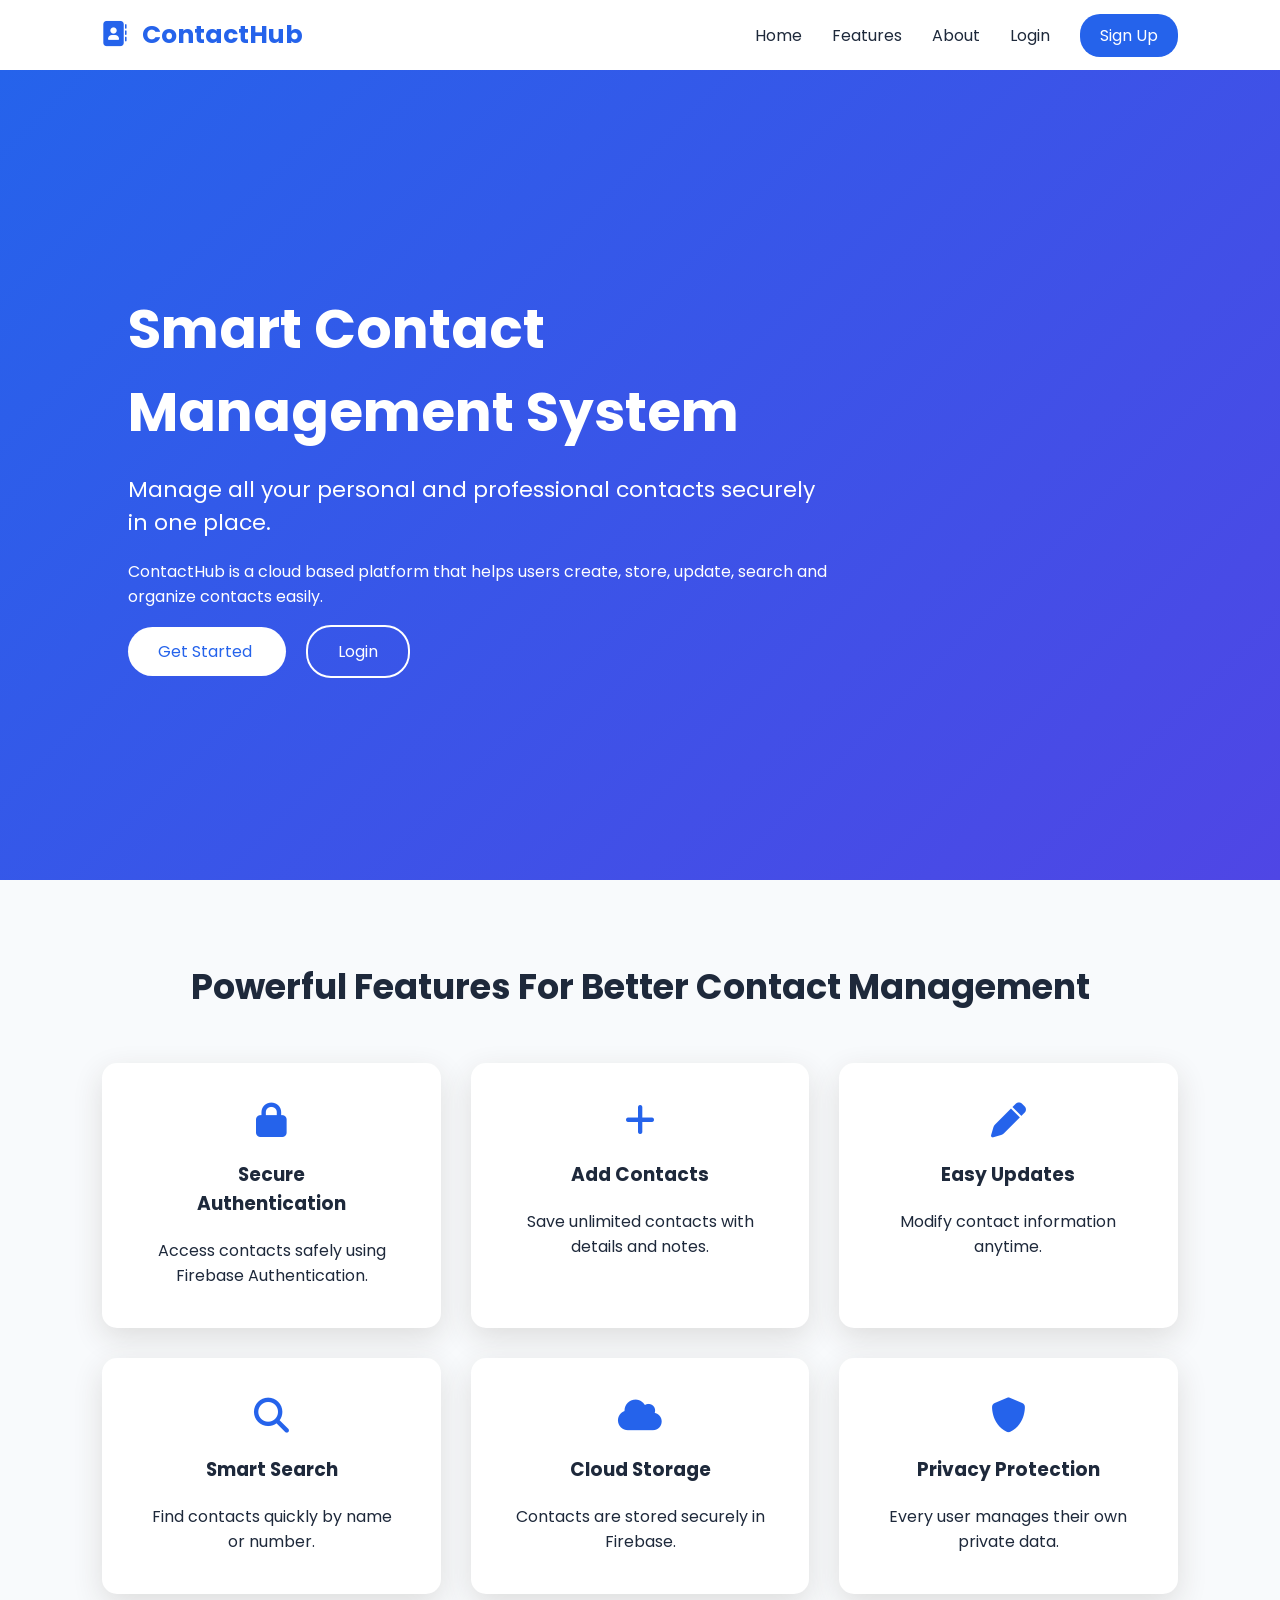
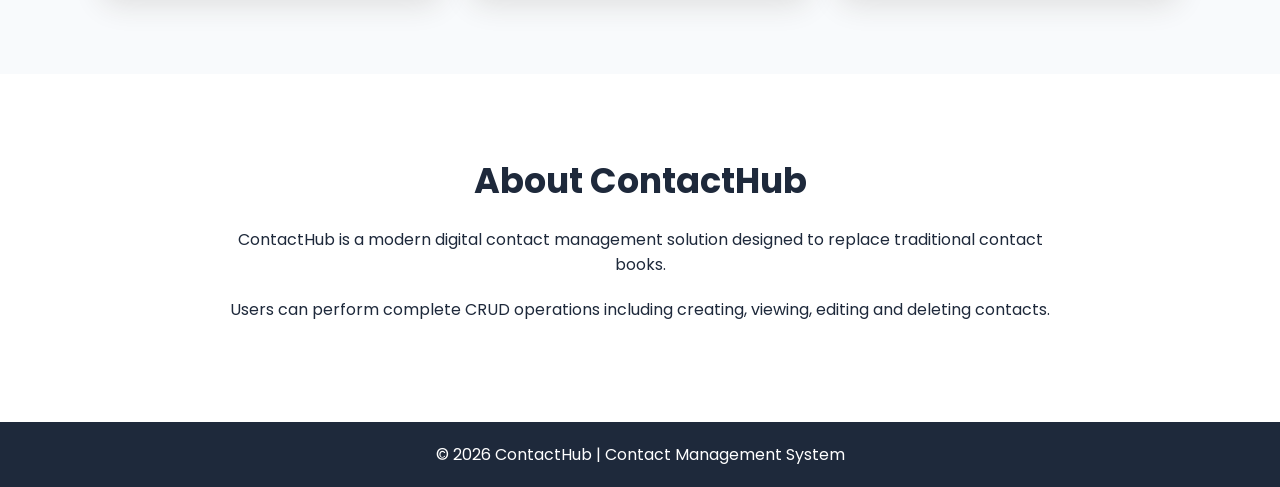
<file: index.html>
<!DOCTYPE html>
<html lang="en">
<head>

    <meta charset="UTF-8">
    <meta name="viewport" content="width=device-width, initial-scale=1.0">
    <title>ContactHub | Contact Management System</title>

    <!-- CSS -->
    <link rel="stylesheet" href="css/style.css">

    <!-- Font Awesome -->
    <link 
    rel="stylesheet" 
    href="https://cdnjs.cloudflare.com/ajax/libs/font-awesome/6.5.0/css/all.min.css">

</head>


<body>


<!-- NAVBAR -->

<header>

    <nav class="navbar">

        <div class="logo">
            <i class="fa-solid fa-address-book"></i>
            ContactHub
        </div>


        <ul>

            <li>
                <a href="index.html">Home</a>
            </li>


            <li>
                <a href="#features">Features</a>
            </li>


            <li>
                <a href="about.html">About</a>
            </li>


            <li>
                <a href="login.html">Login</a>
            </li>


            <li>
                <a class="signup-btn" href="signup.html">
                    Sign Up
                </a>
            </li>


        </ul>


    </nav>


</header>



<!-- HERO SECTION -->


<section class="hero">


    <div class="hero-content">


        <h1>
            Smart Contact Management System
        </h1>


        <p class="subtitle">

            Manage all your personal and professional contacts securely in one place.

        </p>


        <p>

            ContactHub is a cloud based platform that helps users
            create, store, update, search and organize contacts easily.

        </p>



        <div class="buttons">


            <a href="signup.html">
                Get Started
            </a>


            <a class="login" href="login.html">
                Login
            </a>


        </div>


    </div>


</section>





<!-- FEATURES -->


<section id="features" class="features">


<h2>
Powerful Features For Better Contact Management
</h2>



<div class="feature-container">



<div class="card">

<i class="fa-solid fa-lock"></i>

<h3>
Secure Authentication
</h3>

<p>
Access contacts safely using Firebase Authentication.
</p>

</div>




<div class="card">

<i class="fa-solid fa-plus"></i>

<h3>
Add Contacts
</h3>

<p>
Save unlimited contacts with details and notes.
</p>

</div>





<div class="card">

<i class="fa-solid fa-pen"></i>

<h3>
Easy Updates
</h3>

<p>
Modify contact information anytime.
</p>

</div>





<div class="card">

<i class="fa-solid fa-search"></i>

<h3>
Smart Search
</h3>

<p>
Find contacts quickly by name or number.
</p>

</div>




<div class="card">

<i class="fa-solid fa-cloud"></i>

<h3>
Cloud Storage
</h3>

<p>
Contacts are stored securely in Firebase.
</p>

</div>





<div class="card">

<i class="fa-solid fa-shield"></i>

<h3>
Privacy Protection
</h3>

<p>
Every user manages their own private data.
</p>

</div>


</div>


</section>






<!-- ABOUT -->


<section id="about" class="about">


<h2>
About ContactHub
</h2>


<p>

ContactHub is a modern digital contact management
solution designed to replace traditional contact books.

</p>


<p>

Users can perform complete CRUD operations including
creating, viewing, editing and deleting contacts.

</p>



</section>




<!-- FOOTER -->


<footer>


<p>
© 2026 ContactHub | Contact Management System
</p>


</footer>




</body>
</html>
</file>
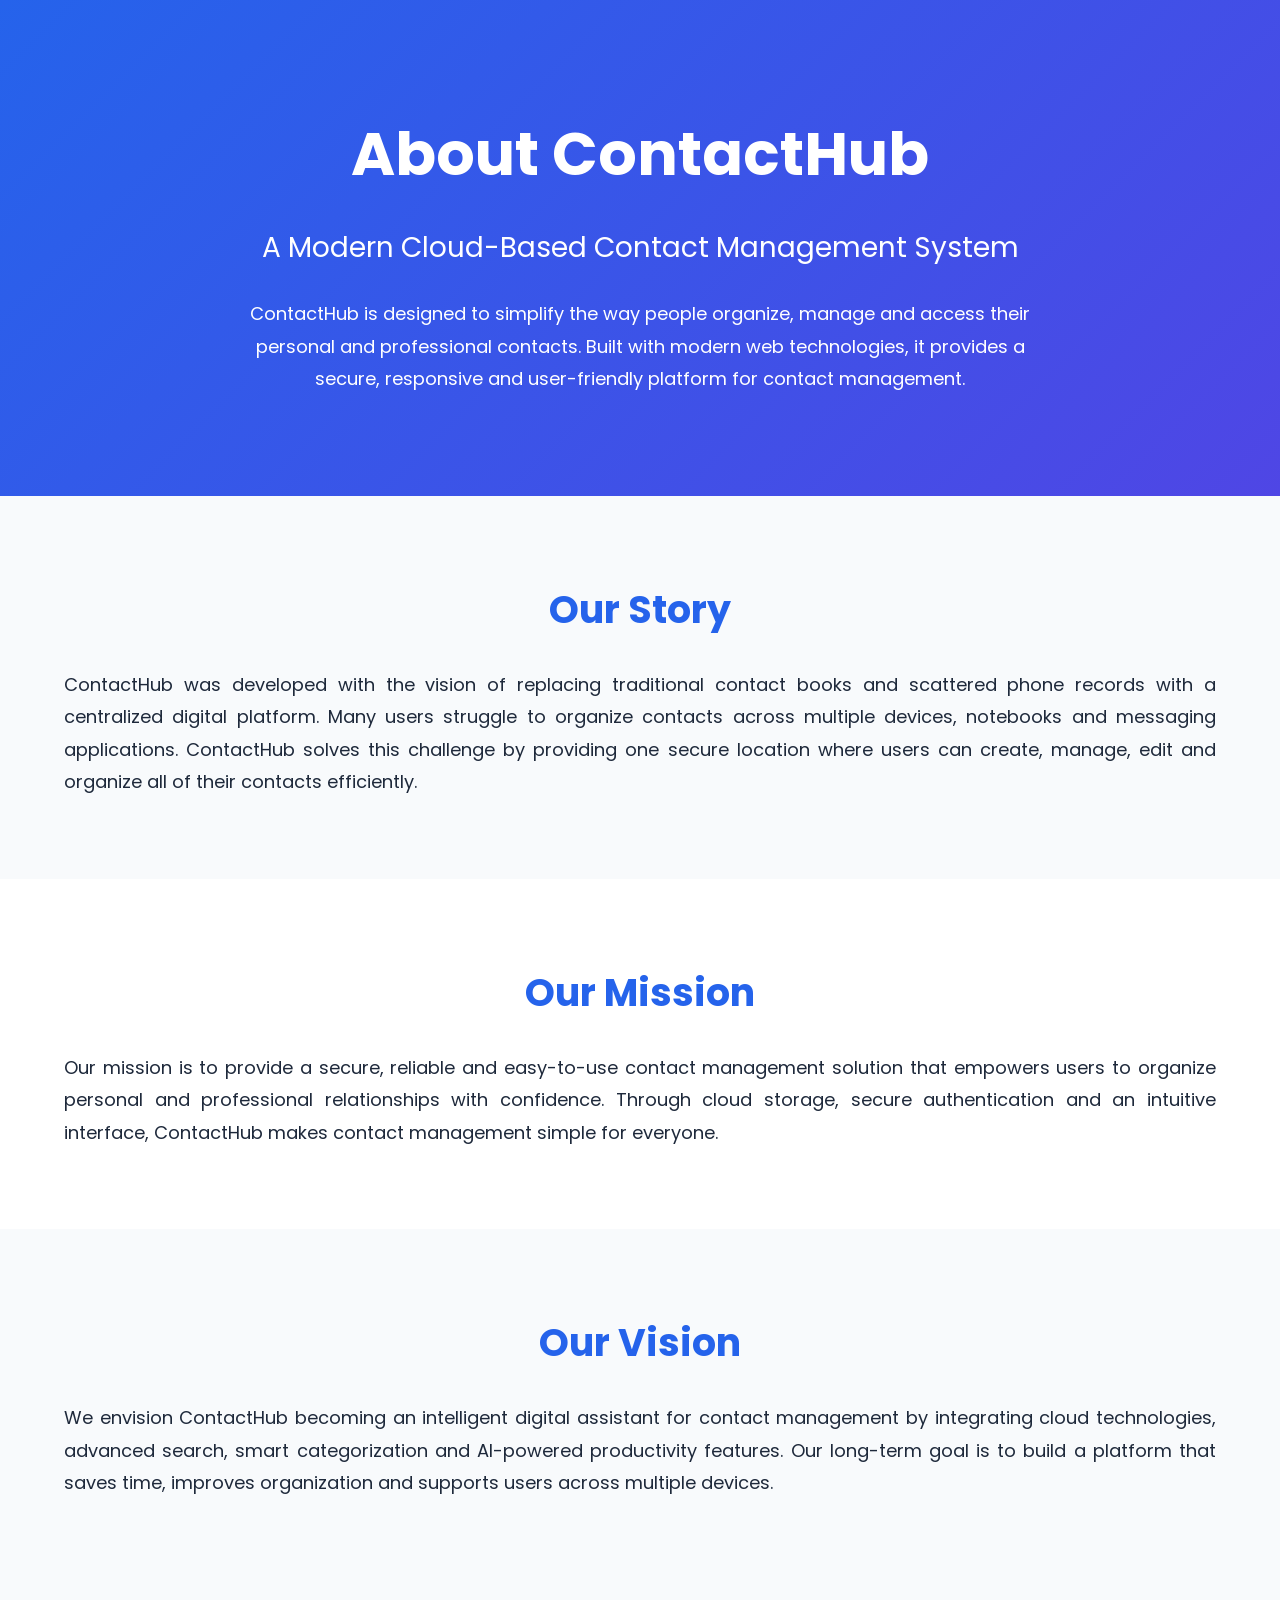
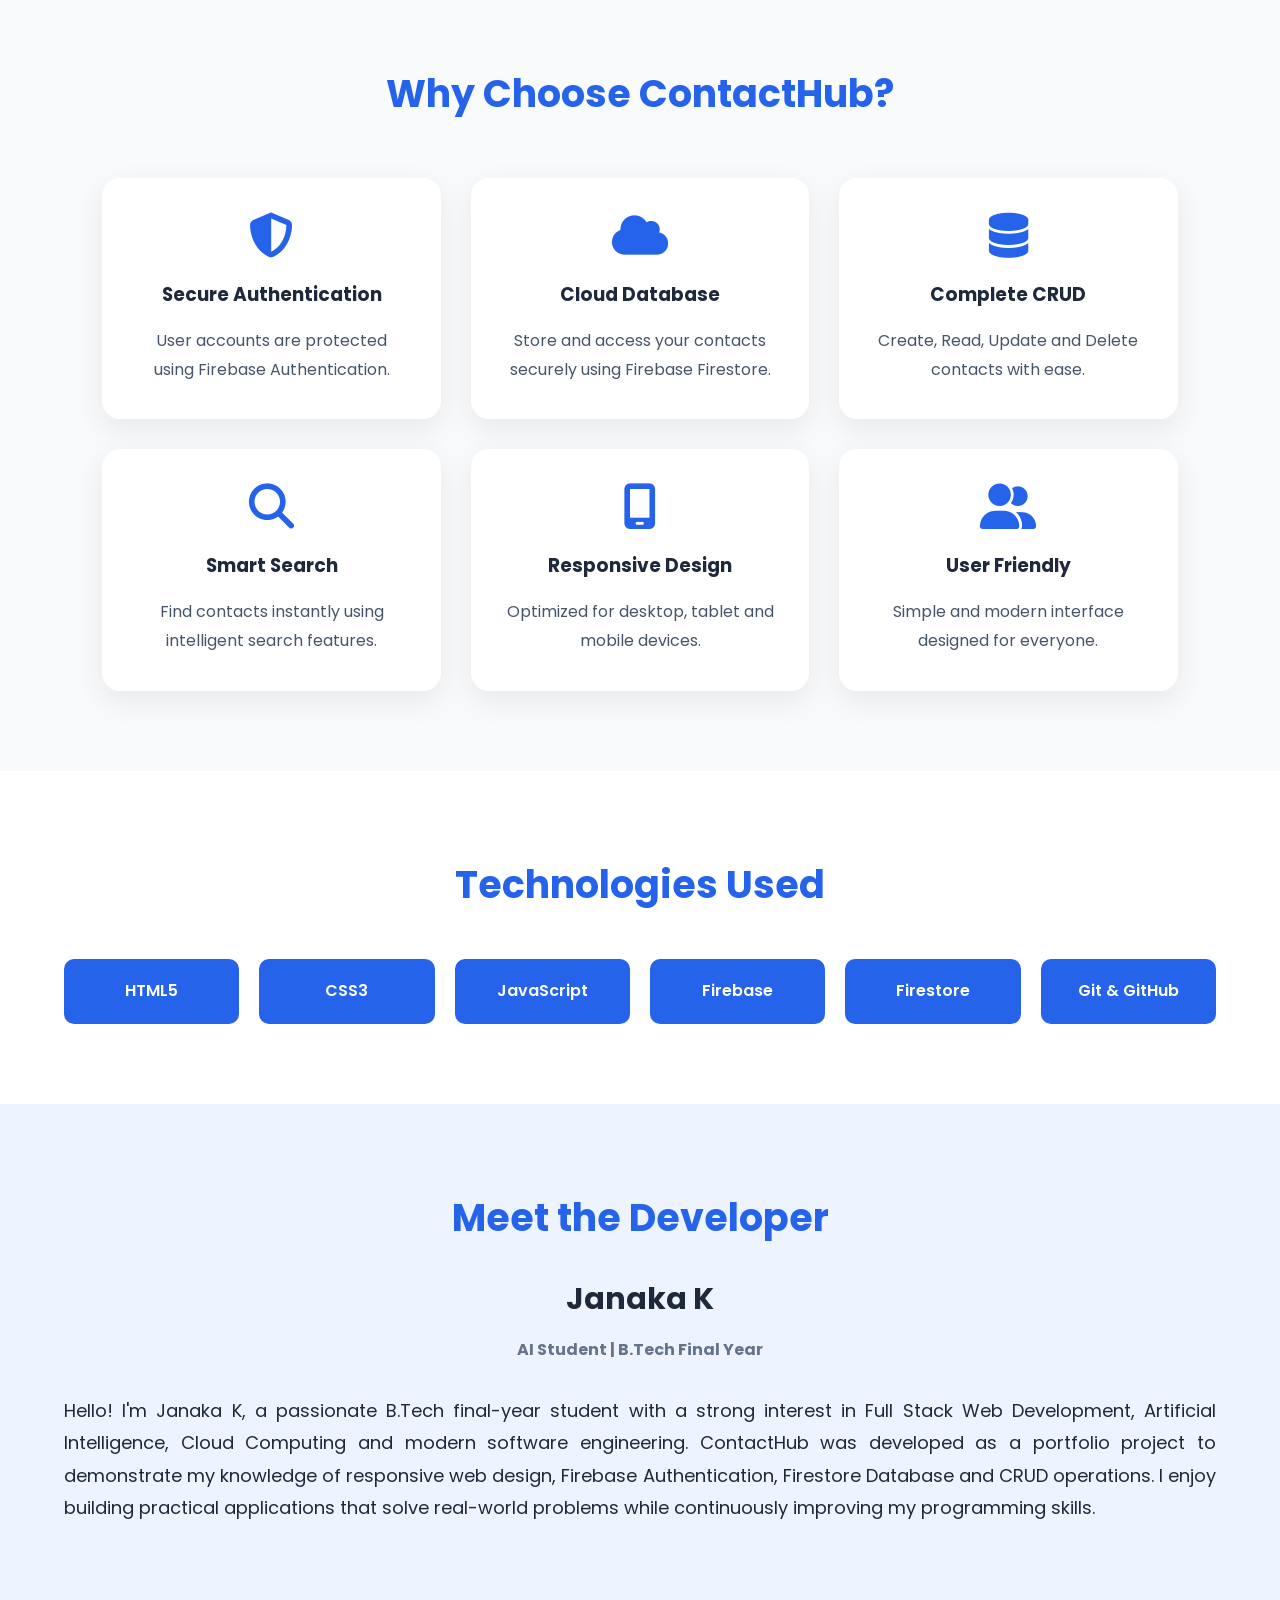
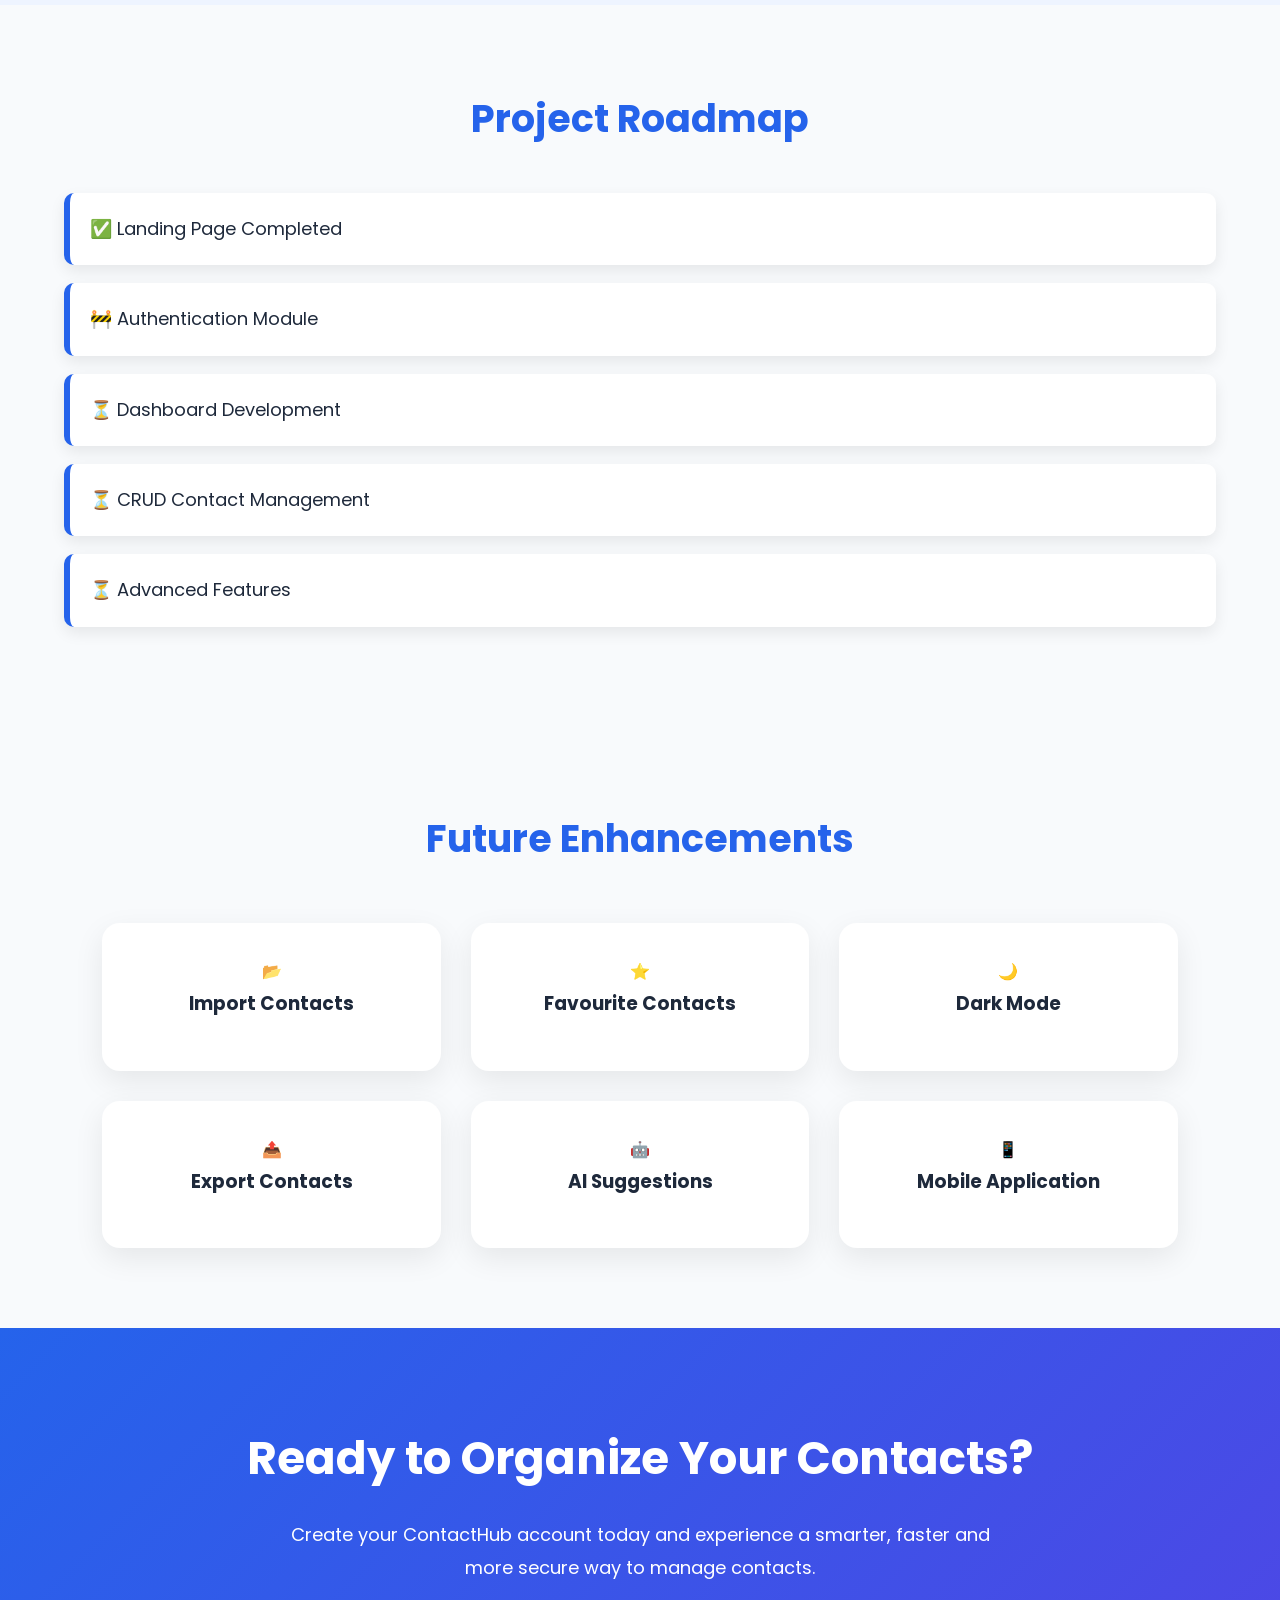
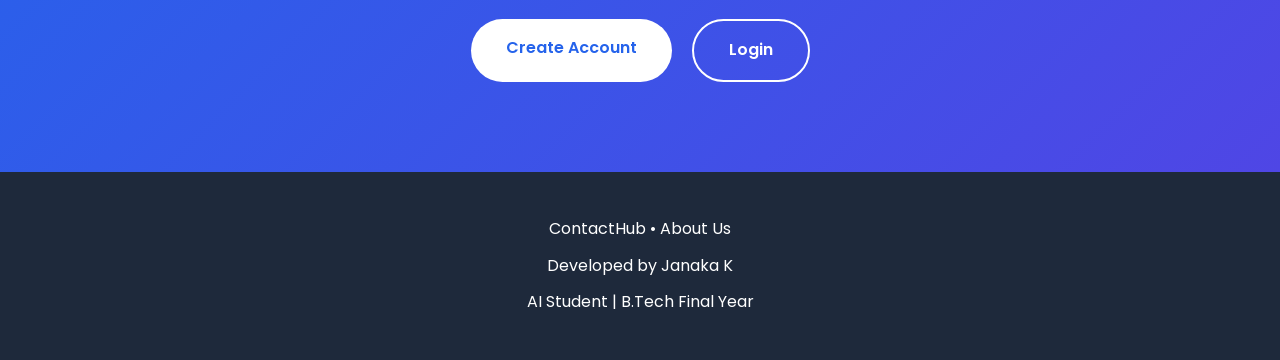
<file: about.html>
<!DOCTYPE html>
<html lang="en">

<head>

    <meta charset="UTF-8">
    <meta name="viewport" content="width=device-width, initial-scale=1.0">

    <title>About ContactHub</title>

    <link rel="stylesheet" href="css/pages.css">

    <link rel="stylesheet"
    href="https://cdnjs.cloudflare.com/ajax/libs/font-awesome/6.5.0/css/all.min.css">

</head>

<body>

<!-- ================= HEADER ================= -->

<header class="hero">

    <div class="hero-content">

        <h1>About ContactHub</h1>

        <h3>A Modern Cloud-Based Contact Management System</h3>

        <p>

            ContactHub is designed to simplify the way people organize,
            manage and access their personal and professional contacts.
            Built with modern web technologies, it provides a secure,
            responsive and user-friendly platform for contact management.

        </p>

    </div>

</header>



<!-- ================= OUR STORY ================= -->

<section class="section">

    <div class="container">

        <h2>Our Story</h2>

        <p>

            ContactHub was developed with the vision of replacing
            traditional contact books and scattered phone records with
            a centralized digital platform.

            Many users struggle to organize contacts across multiple
            devices, notebooks and messaging applications.
            ContactHub solves this challenge by providing one secure
            location where users can create, manage, edit and organize
            all of their contacts efficiently.

        </p>

    </div>

</section>



<!-- ================= MISSION ================= -->

<section class="section light">

    <div class="container">

        <h2>Our Mission</h2>

        <p>

            Our mission is to provide a secure, reliable and
            easy-to-use contact management solution that empowers users
            to organize personal and professional relationships with
            confidence.

            Through cloud storage, secure authentication and an
            intuitive interface, ContactHub makes contact management
            simple for everyone.

        </p>

    </div>

</section>



<!-- ================= VISION ================= -->

<section class="section">

    <div class="container">

        <h2>Our Vision</h2>

        <p>

            We envision ContactHub becoming an intelligent digital
            assistant for contact management by integrating cloud
            technologies, advanced search, smart categorization and
            AI-powered productivity features.

            Our long-term goal is to build a platform that saves time,
            improves organization and supports users across multiple
            devices.

        </p>

    </div>

</section>



<!-- ================= WHY CHOOSE ================= -->

<section class="features">

<h2>Why Choose ContactHub?</h2>

<div class="cards">

<div class="card">

<i class="fa-solid fa-shield-halved"></i>

<h3>Secure Authentication</h3>

<p>

User accounts are protected using Firebase Authentication.

</p>

</div>



<div class="card">

<i class="fa-solid fa-cloud"></i>

<h3>Cloud Database</h3>

<p>

Store and access your contacts securely using Firebase Firestore.

</p>

</div>



<div class="card">

<i class="fa-solid fa-database"></i>

<h3>Complete CRUD</h3>

<p>

Create, Read, Update and Delete contacts with ease.

</p>

</div>



<div class="card">

<i class="fa-solid fa-magnifying-glass"></i>

<h3>Smart Search</h3>

<p>

Find contacts instantly using intelligent search features.

</p>

</div>



<div class="card">

<i class="fa-solid fa-mobile-screen"></i>

<h3>Responsive Design</h3>

<p>

Optimized for desktop, tablet and mobile devices.

</p>

</div>



<div class="card">

<i class="fa-solid fa-user-group"></i>

<h3>User Friendly</h3>

<p>

Simple and modern interface designed for everyone.

</p>

</div>

</div>

</section>



<!-- ================= TECHNOLOGIES ================= -->

<section class="section light">

<div class="container">

<h2>Technologies Used</h2>

<div class="tech-grid">

<div>HTML5</div>

<div>CSS3</div>

<div>JavaScript</div>

<div>Firebase</div>

<div>Firestore</div>

<div>Git & GitHub</div>

</div>

</div>

</section>



<!-- ================= DEVELOPER ================= -->

<section class="developer">

<div class="container">

<h2>Meet the Developer</h2>

<h3>Janaka K</h3>

<h4>AI Student | B.Tech Final Year</h4>

<p>

Hello! I'm Janaka K, a passionate B.Tech final-year student with a strong
interest in Full Stack Web Development, Artificial Intelligence,
Cloud Computing and modern software engineering.

ContactHub was developed as a portfolio project to demonstrate my
knowledge of responsive web design, Firebase Authentication,
Firestore Database and CRUD operations.

I enjoy building practical applications that solve real-world
problems while continuously improving my programming skills.

</p>

</div>

</section>



<!-- ================= ROADMAP ================= -->

<section class="section">

<div class="container">

<h2>Project Roadmap</h2>

<ul class="roadmap">

<li>✅ Landing Page Completed</li>

<li>🚧 Authentication Module</li>

<li>⏳ Dashboard Development</li>

<li>⏳ CRUD Contact Management</li>

<li>⏳ Advanced Features</li>

</ul>

</div>

</section>



<!-- ================= FUTURE ================= -->

<section class="features">

<h2>Future Enhancements</h2>

<div class="cards">

<div class="card">

📂

<h3>Import Contacts</h3>

</div>

<div class="card">

⭐

<h3>Favourite Contacts</h3>

</div>

<div class="card">

🌙

<h3>Dark Mode</h3>

</div>

<div class="card">

📤

<h3>Export Contacts</h3>

</div>

<div class="card">

🤖

<h3>AI Suggestions</h3>

</div>

<div class="card">

📱

<h3>Mobile Application</h3>

</div>

</div>

</section>



<!-- ================= CTA ================= -->

<section class="cta">

<h2>

Ready to Organize Your Contacts?

</h2>

<p>

Create your ContactHub account today and experience
a smarter, faster and more secure way to manage contacts.

</p>

<div class="buttons">

<a href="signup.html">

Create Account

</a>

<a href="login.html">

Login

</a>

</div>

</section>



<!-- ================= FOOTER ================= -->

<footer>

<p>

ContactHub • About Us

</p>

<p>

Developed by Janaka K

</p>

<p>

AI Student | B.Tech Final Year

</p>

</footer>

</body>

</html>
</file>
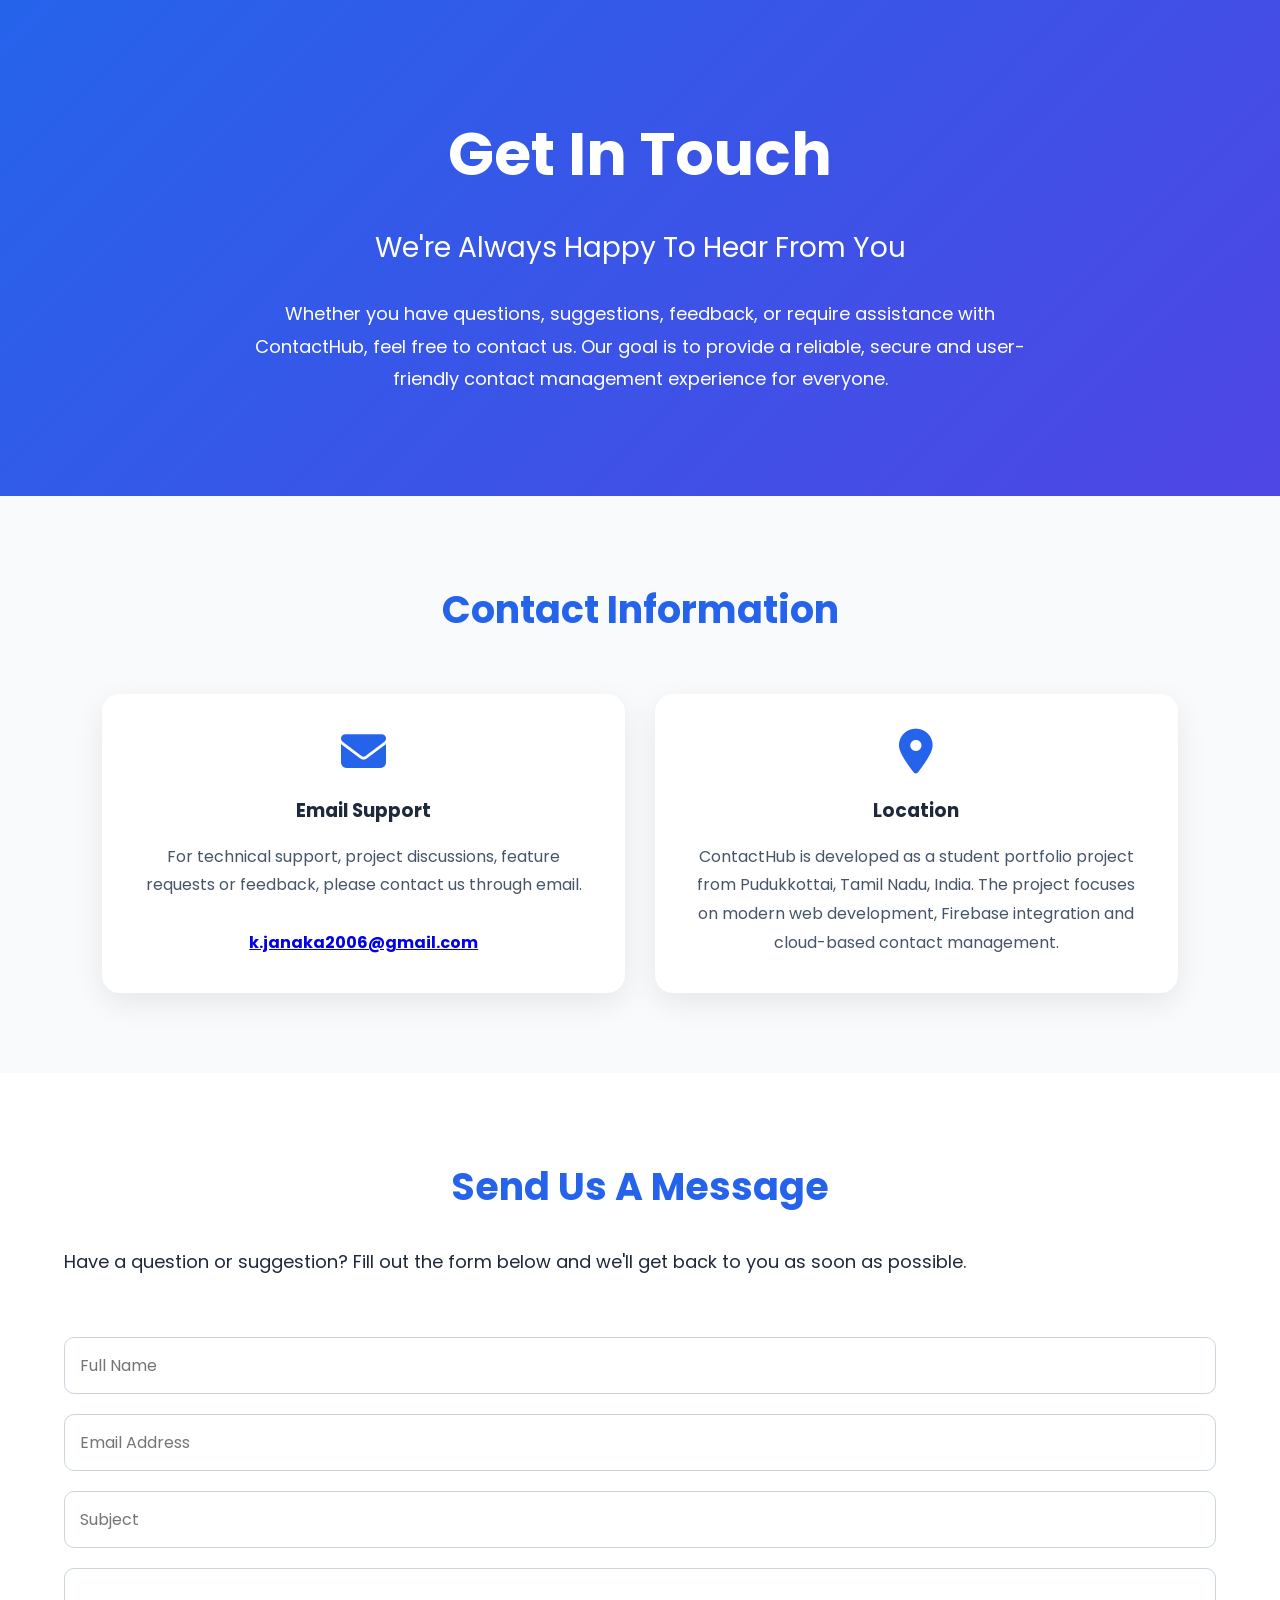
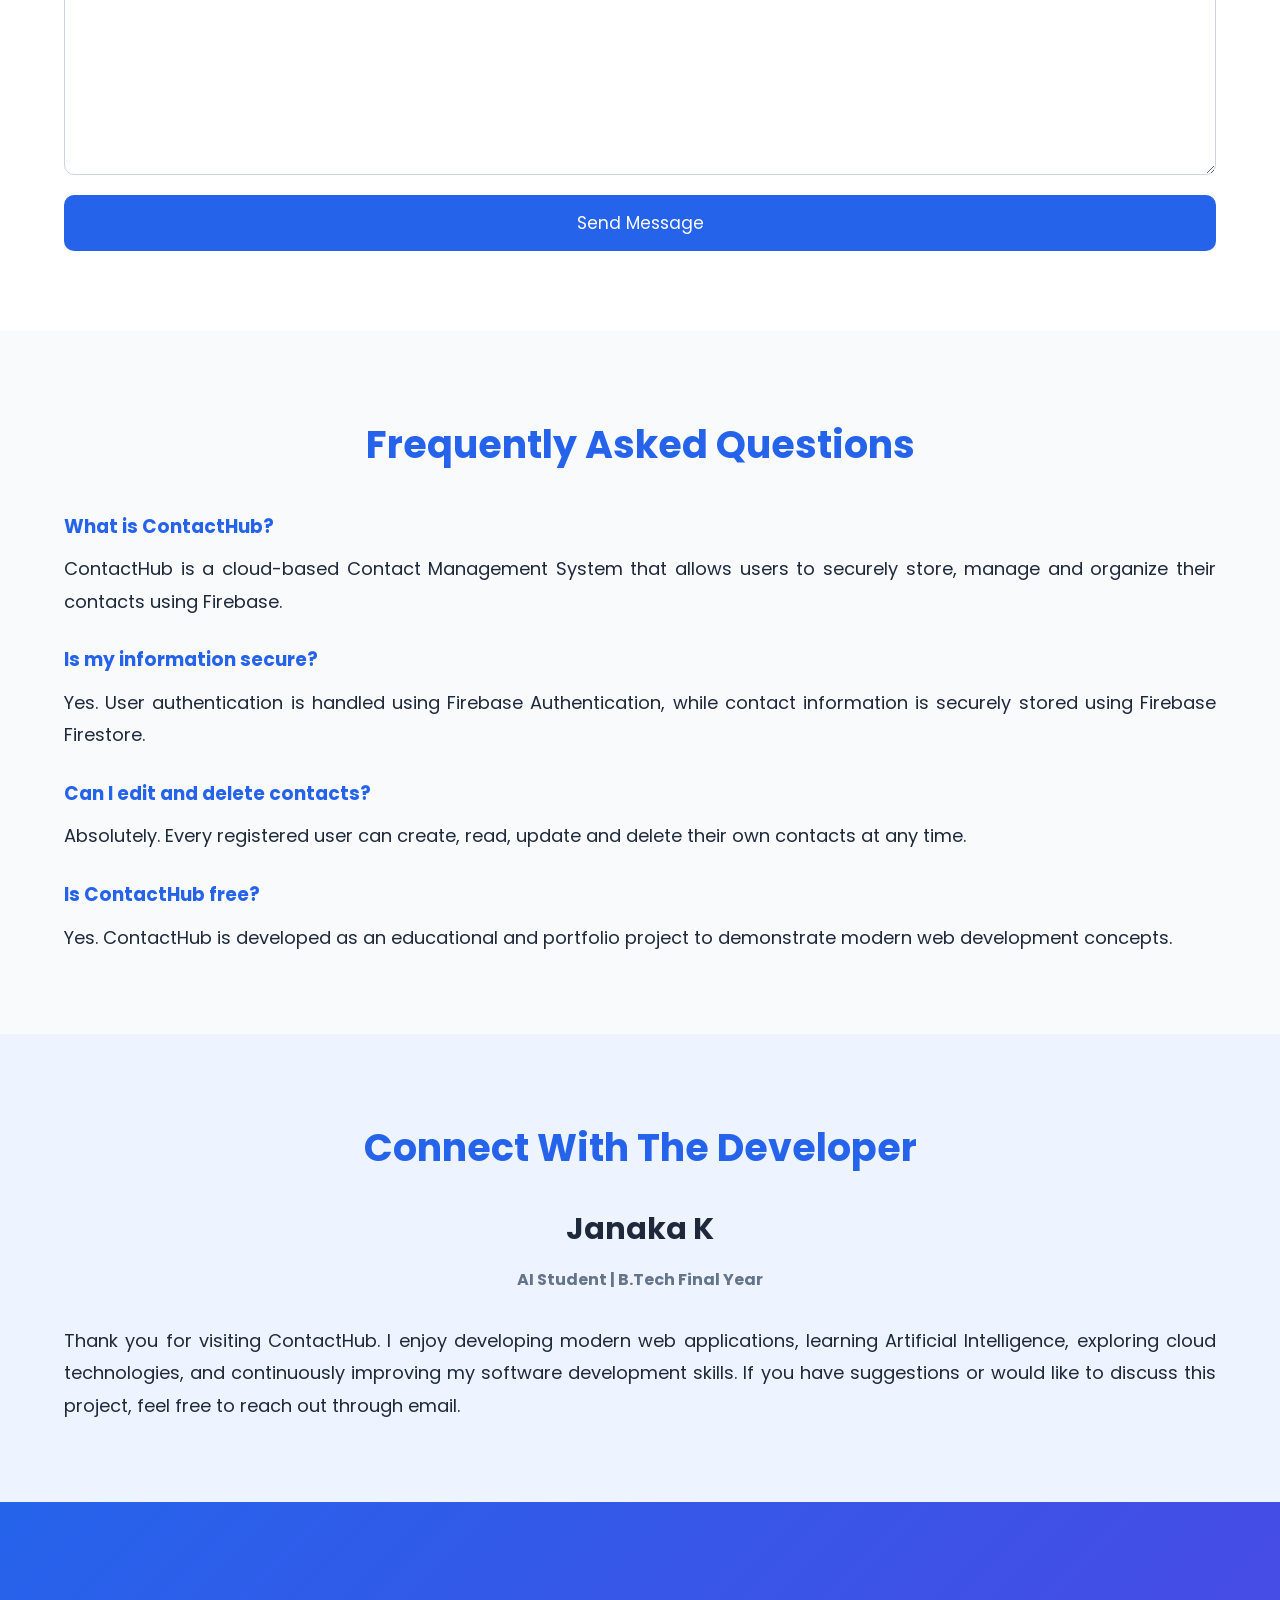
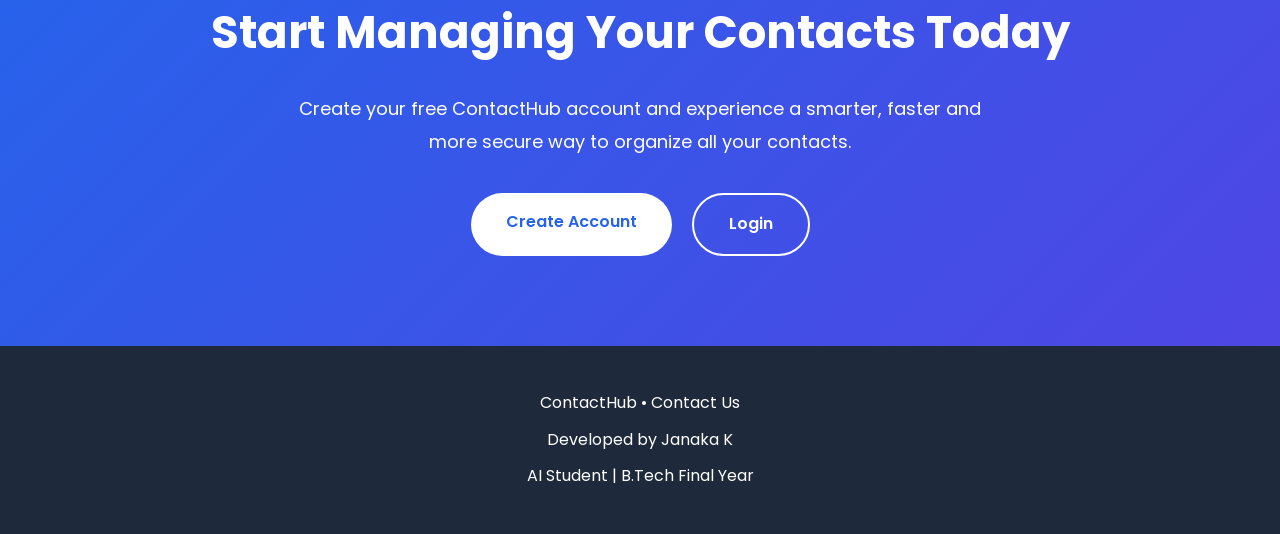
<file: contact.html>
<!DOCTYPE html>
<html lang="en">

<head>

    <meta charset="UTF-8">
    <meta name="viewport"
          content="width=device-width, initial-scale=1.0">

    <title>Contact Us | ContactHub</title>

    <link rel="stylesheet"
          href="css/pages.css">

    <link rel="stylesheet"
    href="https://cdnjs.cloudflare.com/ajax/libs/font-awesome/6.5.0/css/all.min.css">

</head>

<body>

<!-- HERO -->

<section class="hero">

<div class="hero-content">

<h1>Get In Touch</h1>

<h3>We're Always Happy To Hear From You</h3>

<p>

Whether you have questions, suggestions, feedback, or require
assistance with ContactHub, feel free to contact us.

Our goal is to provide a reliable, secure and user-friendly
contact management experience for everyone.

</p>

</div>

</section>



<!-- CONTACT INFORMATION -->

<section class="features">

<h2>Contact Information</h2>

<div class="cards">


<div class="card">

<i class="fa-solid fa-envelope"></i>

<h3>Email Support</h3>

<p>

For technical support, project discussions,
feature requests or feedback,
please contact us through email.

</p>

<br>

<strong>

<a href="mailto:k.janaka2006@gmail.com">

k.janaka2006@gmail.com

</a>

</strong>

</div>



<div class="card">

<i class="fa-solid fa-location-dot"></i>

<h3>Location</h3>

<p>

ContactHub is developed as a student portfolio project
from Pudukkottai, Tamil Nadu, India.

The project focuses on modern web development,
Firebase integration and cloud-based contact management.

</p>

</div>

</div>

</section>



<!-- CONTACT FORM -->

<section class="section light">

<div class="container">

<h2>Send Us A Message</h2>

<p>

Have a question or suggestion?

Fill out the form below and we'll get back to you as soon as possible.

</p>

<br>

<form class="contact-form">

<input
type="text"
placeholder="Full Name"
required>

<input
type="email"
placeholder="Email Address"
required>

<input
type="text"
placeholder="Subject"
required>

<textarea
rows="7"
placeholder="Write your message..."
required>

</textarea>

<button type="submit">

Send Message

</button>

</form>

</div>

</section>



<!-- FAQ -->

<section class="section">

<div class="container">

<h2>

Frequently Asked Questions

</h2>

<div class="faq">

<h3>

What is ContactHub?

</h3>

<p>

ContactHub is a cloud-based Contact Management System
that allows users to securely store,
manage and organize their contacts using Firebase.

</p>



<h3>

Is my information secure?

</h3>

<p>

Yes.

User authentication is handled using Firebase Authentication,
while contact information is securely stored using
Firebase Firestore.

</p>



<h3>

Can I edit and delete contacts?

</h3>

<p>

Absolutely.

Every registered user can create,
read,
update and delete their own contacts at any time.

</p>



<h3>

Is ContactHub free?

</h3>

<p>

Yes.

ContactHub is developed as an educational and portfolio
project to demonstrate modern web development concepts.

</p>

</div>

</div>

</section>



<!-- DEVELOPER -->

<section class="developer">

<div class="container">

<h2>

Connect With The Developer

</h2>

<h3>

Janaka K

</h3>

<h4>

AI Student | B.Tech Final Year

</h4>

<p>

Thank you for visiting ContactHub.

I enjoy developing modern web applications,
learning Artificial Intelligence,
exploring cloud technologies,
and continuously improving my software development skills.

If you have suggestions or would like to discuss this project,
feel free to reach out through email.

</p>

</div>

</section>



<!-- CTA -->

<section class="cta">

<h2>

Start Managing Your Contacts Today

</h2>

<p>

Create your free ContactHub account and experience
a smarter, faster and more secure way
to organize all your contacts.

</p>

<div class="buttons">

<a href="signup.html">

Create Account

</a>

<a href="login.html">

Login

</a>

</div>

</section>



<!-- FOOTER -->

<footer>

<p>

ContactHub • Contact Us

</p>

<p>

Developed by Janaka K

</p>

<p>

AI Student | B.Tech Final Year

</p>

</footer>

</body>

</html>
</file>
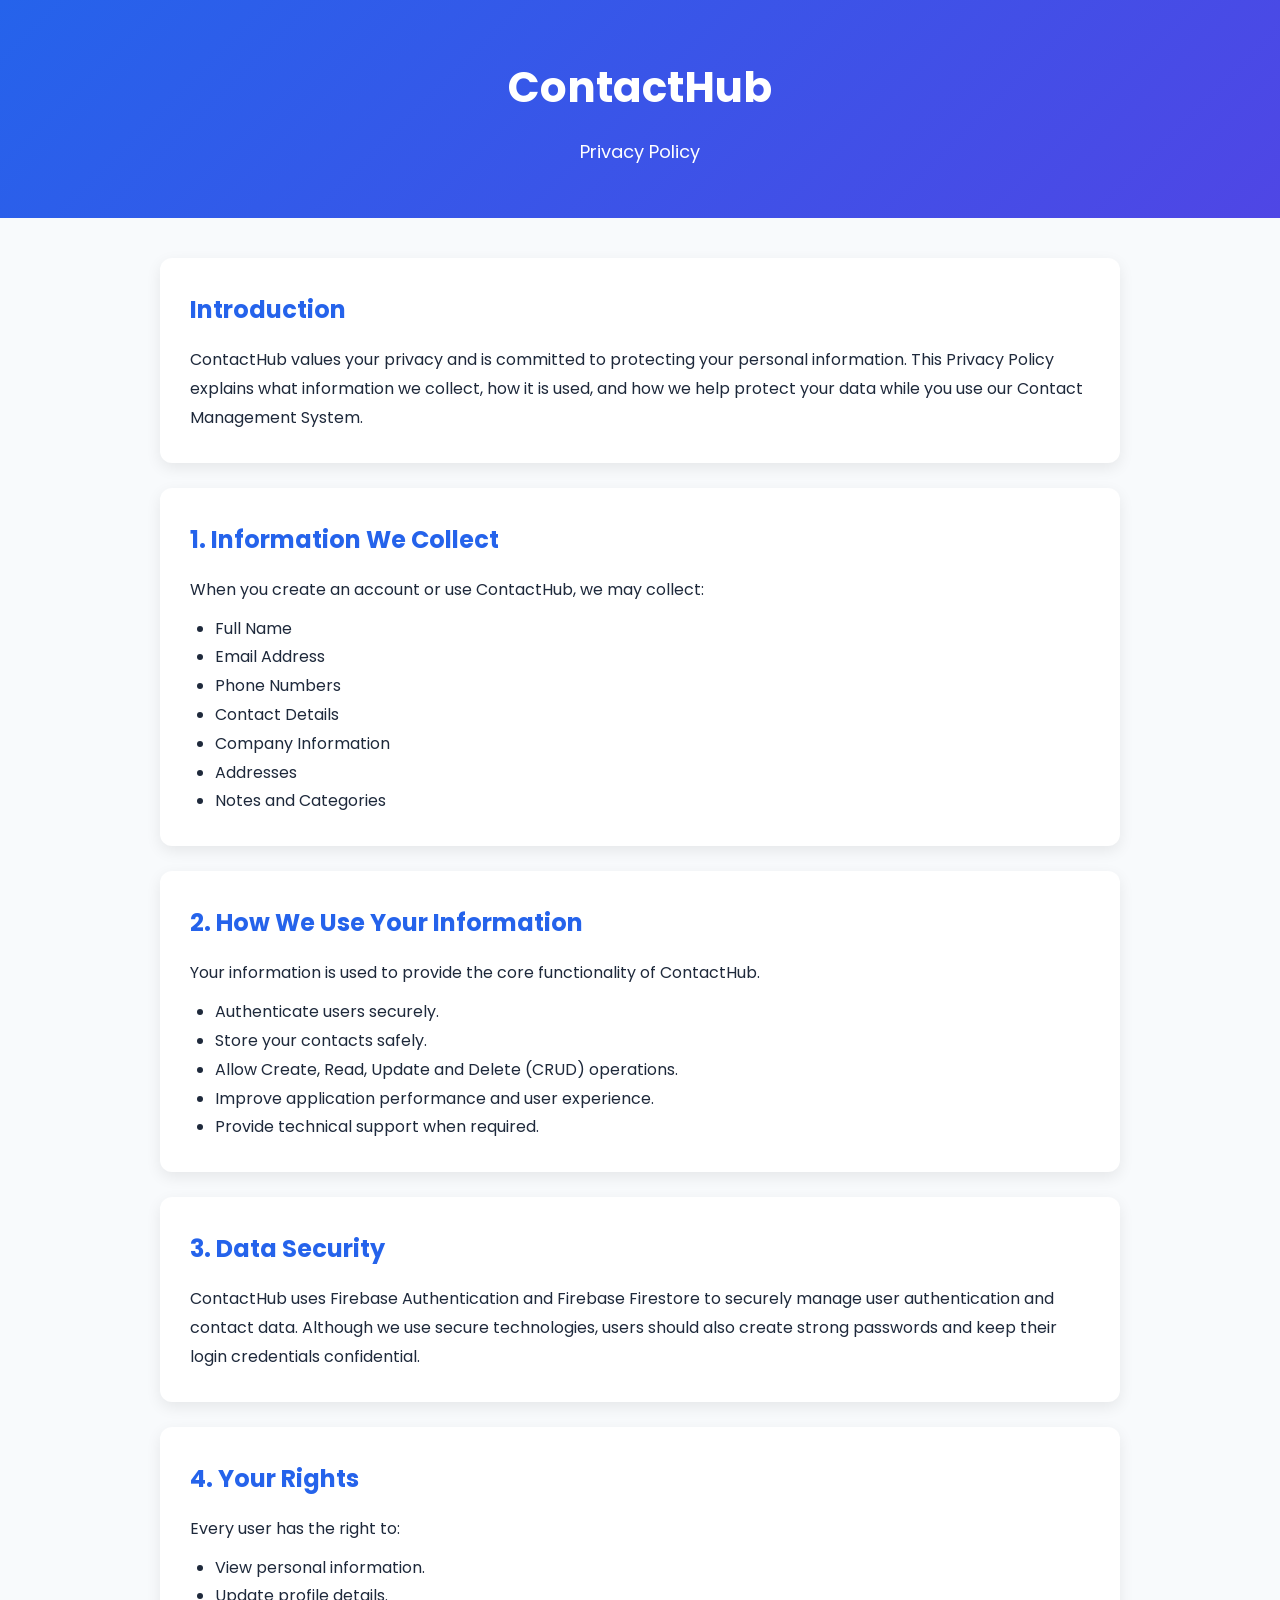
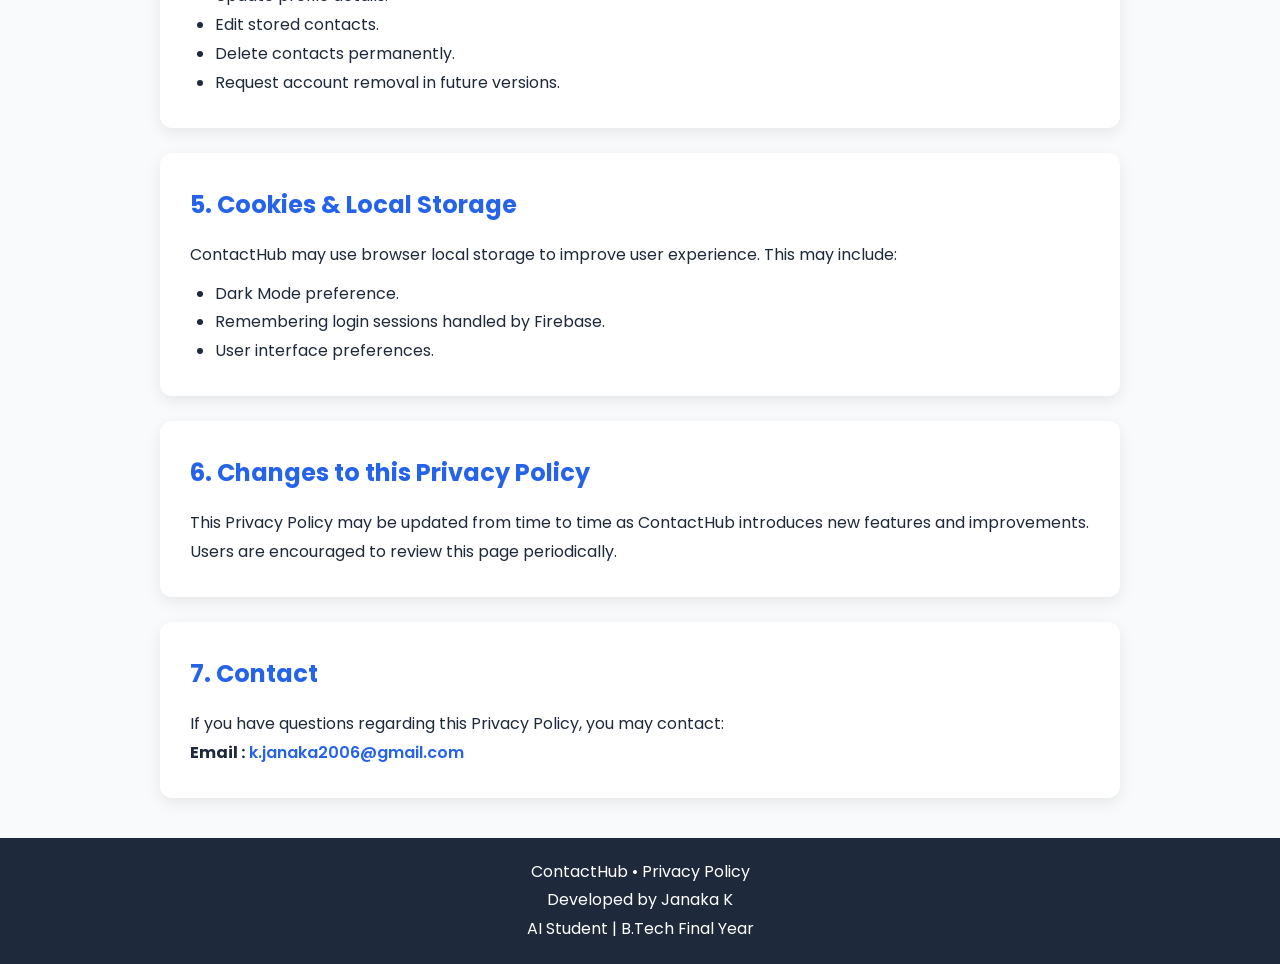
<file: privacy.html>
<!DOCTYPE html>
<html lang="en">

<head>

    <meta charset="UTF-8">
    <meta name="viewport" content="width=device-width, initial-scale=1.0">

    <title>Privacy Policy | ContactHub</title>

    <link rel="stylesheet" href="css/legal.css">

    <link rel="stylesheet"
        href="https://cdnjs.cloudflare.com/ajax/libs/font-awesome/6.5.0/css/all.min.css">

</head>

<body>

<header>

    <h1>ContactHub</h1>

    <p>Privacy Policy</p>

</header>

<main class="container">

<section>

<h2>Introduction</h2>

<p>

ContactHub values your privacy and is committed to protecting your personal information.

This Privacy Policy explains what information we collect, how it is used, and how we help protect your data while you use our Contact Management System.

</p>

</section>


<section>

<h2>1. Information We Collect</h2>

<p>

When you create an account or use ContactHub, we may collect:

</p>

<ul>

<li>Full Name</li>

<li>Email Address</li>

<li>Phone Numbers</li>

<li>Contact Details</li>

<li>Company Information</li>

<li>Addresses</li>

<li>Notes and Categories</li>

</ul>

</section>


<section>

<h2>2. How We Use Your Information</h2>

<p>

Your information is used to provide the core functionality of ContactHub.

</p>

<ul>

<li>Authenticate users securely.</li>

<li>Store your contacts safely.</li>

<li>Allow Create, Read, Update and Delete (CRUD) operations.</li>

<li>Improve application performance and user experience.</li>

<li>Provide technical support when required.</li>

</ul>

</section>


<section>

<h2>3. Data Security</h2>

<p>

ContactHub uses Firebase Authentication and Firebase Firestore to securely manage user authentication and contact data.

Although we use secure technologies, users should also create strong passwords and keep their login credentials confidential.

</p>

</section>


<section>

<h2>4. Your Rights</h2>

<p>

Every user has the right to:

</p>

<ul>

<li>View personal information.</li>

<li>Update profile details.</li>

<li>Edit stored contacts.</li>

<li>Delete contacts permanently.</li>

<li>Request account removal in future versions.</li>

</ul>

</section>


<section>

<h2>5. Cookies & Local Storage</h2>

<p>

ContactHub may use browser local storage to improve user experience.

This may include:

</p>

<ul>

<li>Dark Mode preference.</li>

<li>Remembering login sessions handled by Firebase.</li>

<li>User interface preferences.</li>

</ul>

</section>


<section>

<h2>6. Changes to this Privacy Policy</h2>

<p>

This Privacy Policy may be updated from time to time as ContactHub introduces new features and improvements.

Users are encouraged to review this page periodically.

</p>

</section>


<section>

<h2>7. Contact</h2>

<p>

If you have questions regarding this Privacy Policy, you may contact:

</p>

<p>

<strong>Email :</strong>

<a href="mailto:k.janaka2006@gmail.com">

k.janaka2006@gmail.com

</a>

</p>

</section>

</main>


<footer>

<p>

ContactHub • Privacy Policy

</p>

<p>

Developed by Janaka K

</p>

<p>

AI Student | B.Tech Final Year

</p>

</footer>

</body>

</html>
</file>
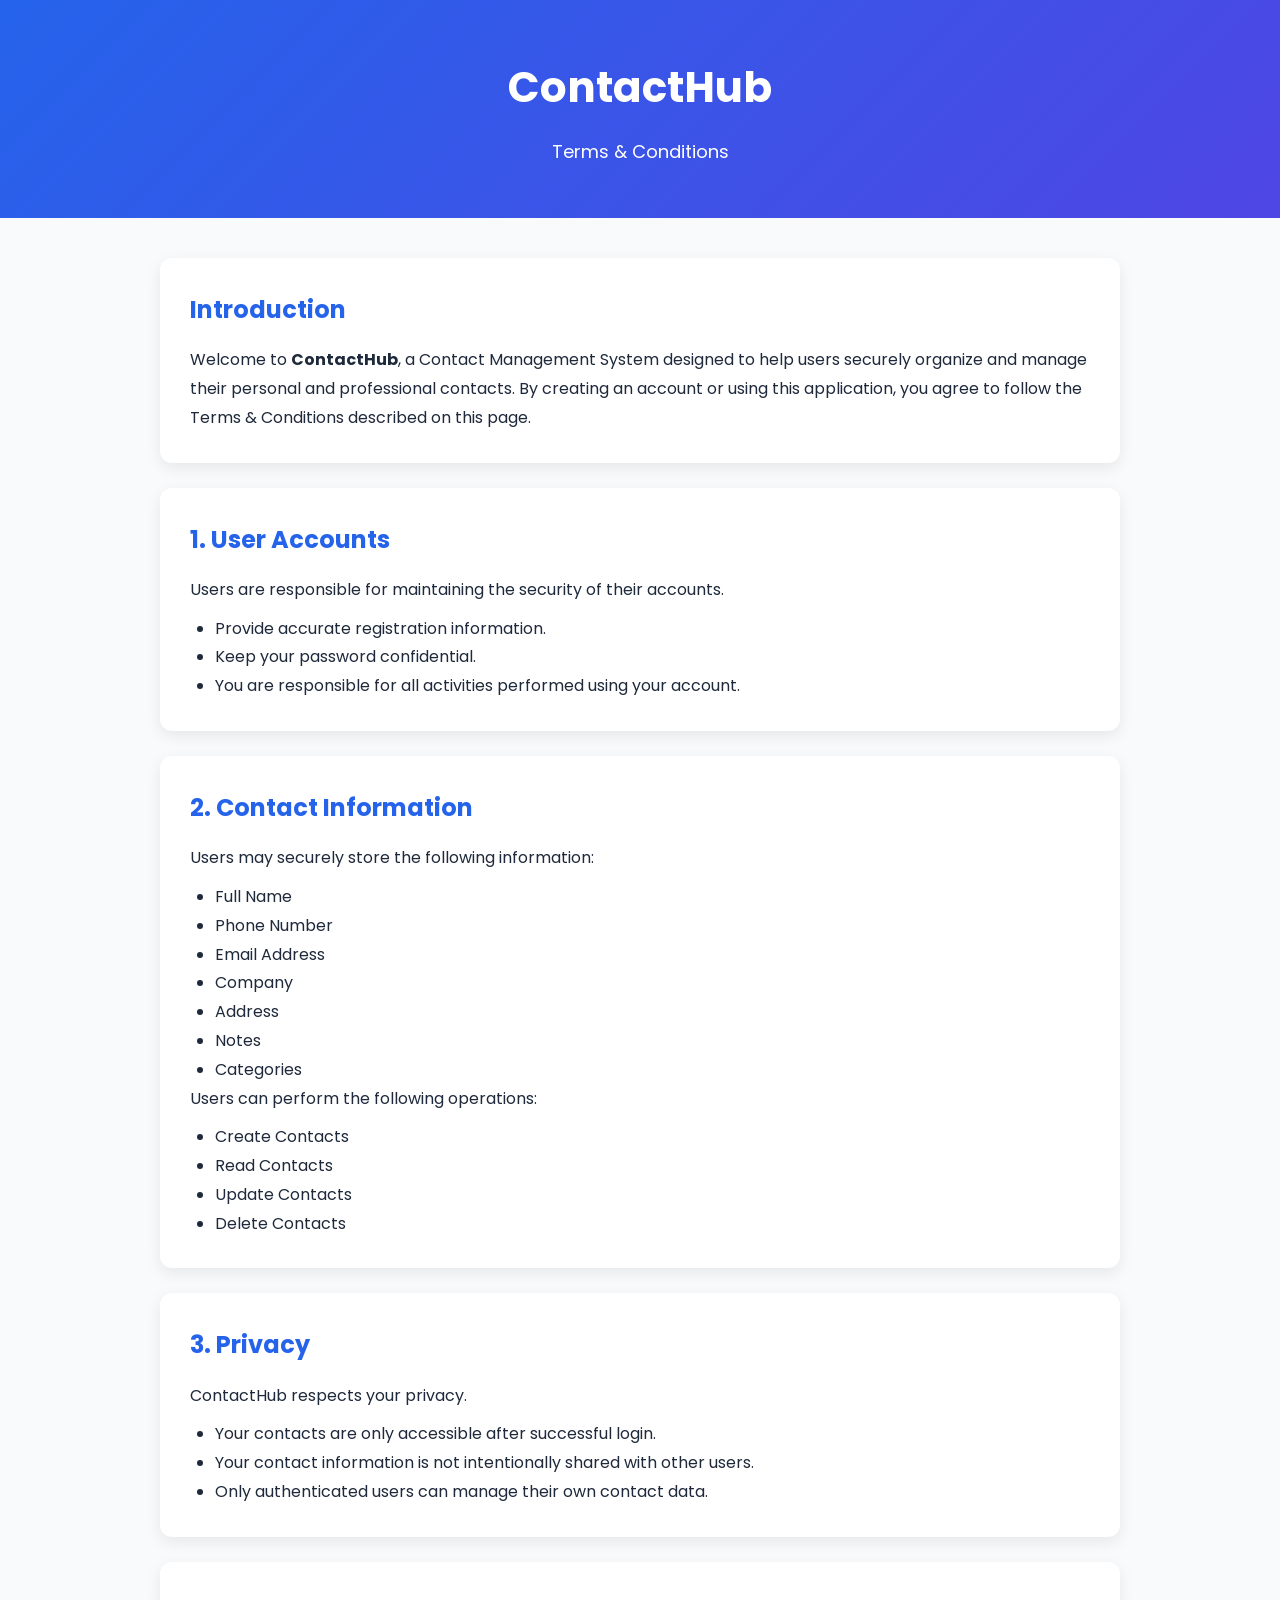
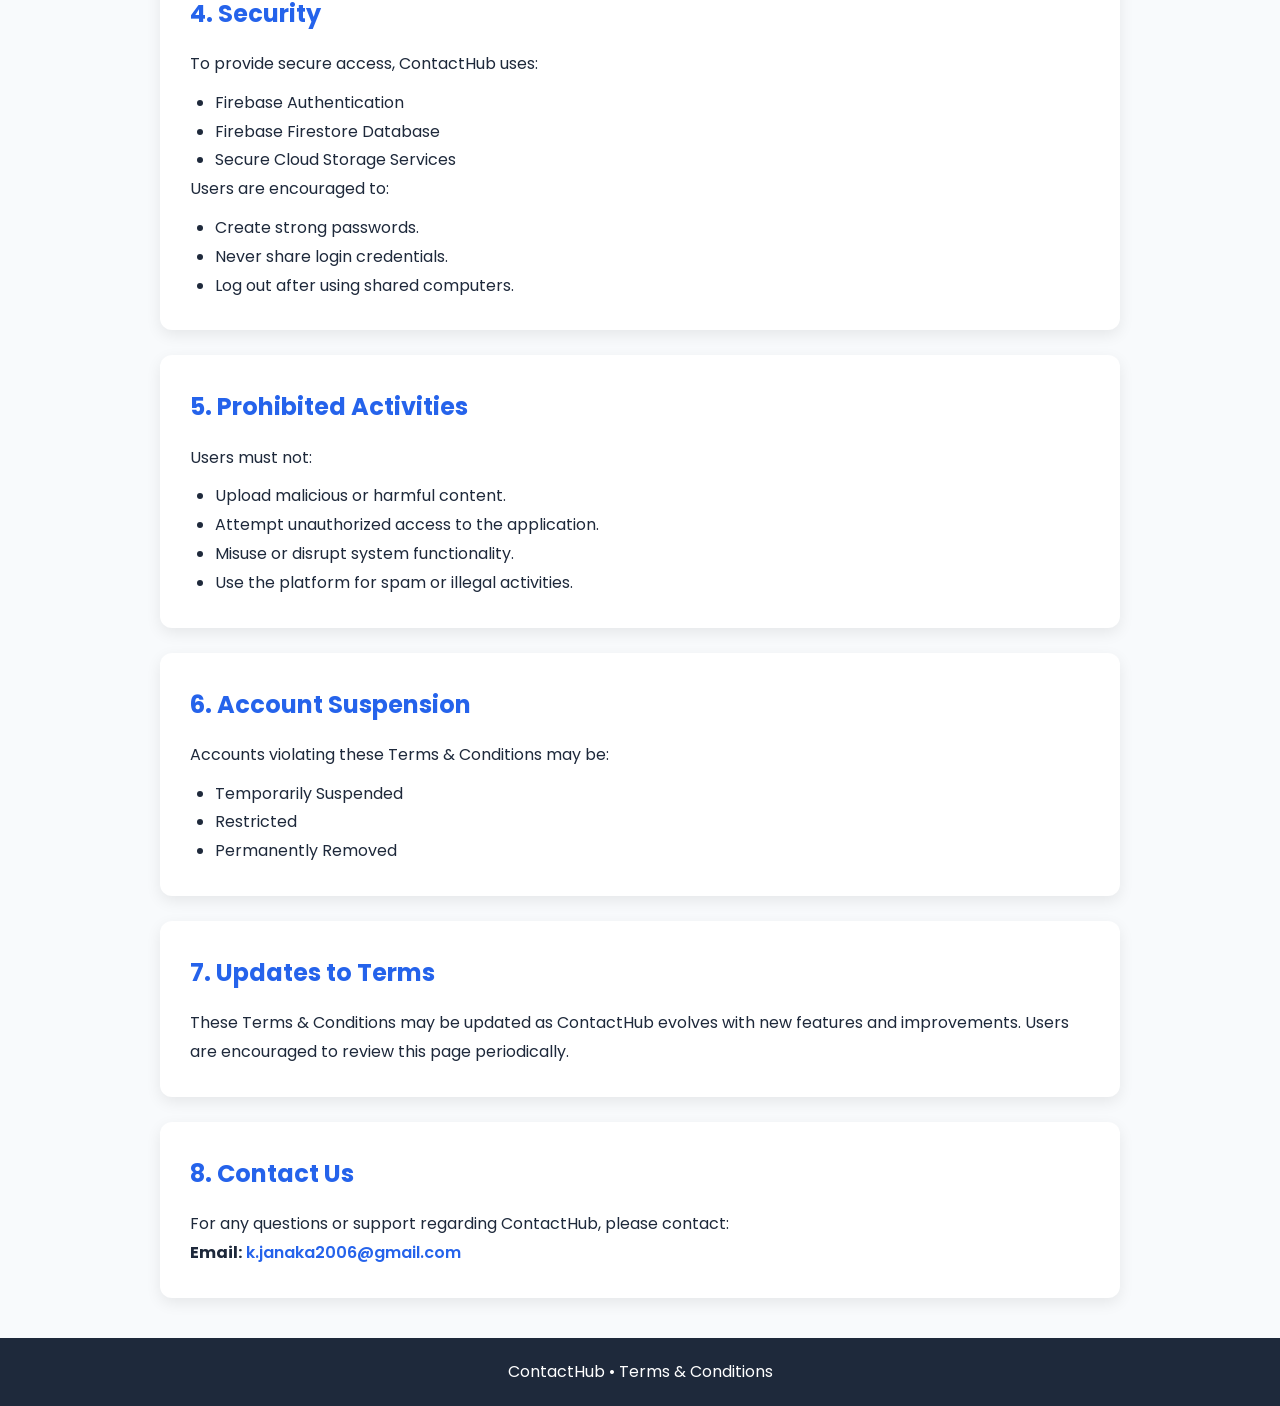
<file: terms.html>
<!DOCTYPE html>
<html lang="en">

<head>

    <meta charset="UTF-8">
    <meta name="viewport" content="width=device-width, initial-scale=1.0">

    <title>Terms & Conditions | ContactHub</title>

    <link rel="stylesheet" href="css/legal.css">

    <link rel="stylesheet"
        href="https://cdnjs.cloudflare.com/ajax/libs/font-awesome/6.5.0/css/all.min.css">

</head>

<body>

<header>

    <h1>ContactHub</h1>

    <p>Terms & Conditions</p>

</header>


<main class="container">

<section>

<h2>Introduction</h2>

<p>

Welcome to <strong>ContactHub</strong>, a Contact Management System designed to help users securely organize and manage their personal and professional contacts.

By creating an account or using this application, you agree to follow the Terms & Conditions described on this page.

</p>

</section>


<section>

<h2>1. User Accounts</h2>

<p>

Users are responsible for maintaining the security of their accounts.

</p>

<ul>

<li>Provide accurate registration information.</li>

<li>Keep your password confidential.</li>

<li>You are responsible for all activities performed using your account.</li>

</ul>

</section>


<section>

<h2>2. Contact Information</h2>

<p>

Users may securely store the following information:

</p>

<ul>

<li>Full Name</li>

<li>Phone Number</li>

<li>Email Address</li>

<li>Company</li>

<li>Address</li>

<li>Notes</li>

<li>Categories</li>

</ul>

<p>

Users can perform the following operations:

</p>

<ul>

<li>Create Contacts</li>

<li>Read Contacts</li>

<li>Update Contacts</li>

<li>Delete Contacts</li>

</ul>

</section>


<section>

<h2>3. Privacy</h2>

<p>

ContactHub respects your privacy.

</p>

<ul>

<li>Your contacts are only accessible after successful login.</li>

<li>Your contact information is not intentionally shared with other users.</li>

<li>Only authenticated users can manage their own contact data.</li>

</ul>

</section>


<section>

<h2>4. Security</h2>

<p>

To provide secure access, ContactHub uses:

</p>

<ul>

<li>Firebase Authentication</li>

<li>Firebase Firestore Database</li>

<li>Secure Cloud Storage Services</li>

</ul>

<p>

Users are encouraged to:

</p>

<ul>

<li>Create strong passwords.</li>

<li>Never share login credentials.</li>

<li>Log out after using shared computers.</li>

</ul>

</section>


<section>

<h2>5. Prohibited Activities</h2>

<p>

Users must not:

</p>

<ul>

<li>Upload malicious or harmful content.</li>

<li>Attempt unauthorized access to the application.</li>

<li>Misuse or disrupt system functionality.</li>

<li>Use the platform for spam or illegal activities.</li>

</ul>

</section>


<section>

<h2>6. Account Suspension</h2>

<p>

Accounts violating these Terms & Conditions may be:

</p>

<ul>

<li>Temporarily Suspended</li>

<li>Restricted</li>

<li>Permanently Removed</li>

</ul>

</section>


<section>

<h2>7. Updates to Terms</h2>

<p>

These Terms & Conditions may be updated as ContactHub evolves with new features and improvements.

Users are encouraged to review this page periodically.

</p>

</section>


<section>

<h2>8. Contact Us</h2>

<p>

For any questions or support regarding ContactHub, please contact:

</p>

<p>

<strong>Email:</strong>

<a href="mailto:k.janaka2006@gmail.com">

k.janaka2006@gmail.com

</a>

</p>

</section>

</main>


<footer>

<p>

ContactHub • Terms & Conditions

</p>

</footer>

</body>

</html>
</file>
<file: css/style.css>
@import url(
'https://fonts.googleapis.com/css2?family=Poppins:wght@300;400;600;700&display=swap'
);



*{

margin:0;
padding:0;
box-sizing:border-box;
font-family:'Poppins',sans-serif;

}



body{

background:#F8FAFC;
color:#1E293B;

}




/* Navbar */


.navbar{

height:70px;
padding:0 8%;
display:flex;
align-items:center;
justify-content:space-between;
background:white;
box-shadow:0 5px 20px #ddd;

}



.logo{

font-size:25px;
font-weight:700;
color:#2563EB;

}



.logo i{

margin-right:10px;

}



.navbar ul{

display:flex;
list-style:none;
gap:30px;

}



.navbar a{

text-decoration:none;
color:#1E293B;

}



.signup-btn{

background:#2563EB;
color:white!important;
padding:10px 20px;
border-radius:20px;

}




/* HERO */


.hero{

height:90vh;
display:flex;
align-items:center;
padding:0 10%;
background:
linear-gradient(
135deg,
#2563EB,
#4F46E5
);

color:white;

}



.hero h1{

font-size:55px;
max-width:700px;

}



.subtitle{

font-size:22px;
margin:20px 0;

}



.hero p{

max-width:700px;

}




.buttons{

margin-top:30px;

}



.buttons a{

background:white;
color:#2563EB;
padding:13px 30px;
border-radius:25px;
text-decoration:none;
margin-right:20px;

}



.buttons .login{

background:transparent;
color:white;
border:2px solid white;

}




/* FEATURES */


.features{

padding:80px 8%;
text-align:center;

}



.features h2{

font-size:35px;
margin-bottom:50px;

}



.feature-container{

display:grid;
grid-template-columns:repeat(3,1fr);
gap:30px;

}




.card{

background:white;
padding:40px;
border-radius:15px;
box-shadow:0 10px 30px #ddd;

}



.card i{

font-size:35px;
color:#2563EB;

}



.card h3{

margin:20px;

}




/* ABOUT */


.about{

padding:80px 15%;
text-align:center;
background:white;

}


.about h2{

font-size:35px;
margin-bottom:20px;

}



.about p{

margin:20px;

}




footer{

padding:20px;
text-align:center;
background:#1E293B;
color:white;

}
</file>
<file: css/pages.css>
@import url('https://fonts.googleapis.com/css2?family=Poppins:wght@300;400;500;600;700&display=swap');

*{
    margin:0;
    padding:0;
    box-sizing:border-box;
    font-family:'Poppins',sans-serif;
    scroll-behavior:smooth;
}

body{
    background:#F8FAFC;
    color:#1E293B;
    line-height:1.8;
}

/* ================= HERO ================= */

.hero{

    background:linear-gradient(135deg,#2563EB,#4F46E5);
    color:white;
    text-align:center;
    padding:100px 20px;
}

.hero-content{

    max-width:900px;
    margin:auto;
}

.hero h1{

    font-size:60px;
    margin-bottom:15px;
}

.hero h3{

    font-size:28px;
    font-weight:400;
    margin-bottom:25px;
}

.hero p{

    font-size:18px;
    max-width:800px;
    margin:auto;
}

/* ================= COMMON ================= */

.container{

    width:90%;
    max-width:1200px;
    margin:auto;
}

.section{

    padding:80px 0;
}

.light{

    background:#ffffff;
}

.section h2{

    color:#2563EB;
    font-size:38px;
    margin-bottom:25px;
    text-align:center;
}

.section p{

    font-size:18px;
    text-align:justify;
}

/* ================= FEATURES ================= */

.features{

    padding:80px 8%;
    text-align:center;
}

.features h2{

    font-size:38px;
    color:#2563EB;
    margin-bottom:50px;
}

.cards{

    display:grid;
    grid-template-columns:repeat(auto-fit,minmax(280px,1fr));
    gap:30px;
}

.card{

    background:white;
    padding:35px;
    border-radius:18px;
    box-shadow:0 10px 30px rgba(0,0,0,.08);

    transition:.4s;
}

.card:hover{

    transform:translateY(-10px);
    box-shadow:0 15px 35px rgba(37,99,235,.25);
}

.card i{

    font-size:45px;
    color:#2563EB;
    margin-bottom:20px;
}

.card h3{

    margin-bottom:15px;
    color:#1E293B;
}

.card p{

    color:#475569;
    text-align:center;
}

/* ================= TECHNOLOGIES ================= */

.tech-grid{

    display:grid;
    grid-template-columns:repeat(auto-fit,minmax(170px,1fr));
    gap:20px;
    margin-top:40px;
}

.tech-grid div{

    background:#2563EB;
    color:white;
    padding:18px;
    border-radius:10px;
    font-weight:600;
    text-align:center;

    transition:.3s;
}

.tech-grid div:hover{

    background:#1D4ED8;
    transform:scale(1.05);
}

/* ================= DEVELOPER ================= */

.developer{

    background:#EEF4FF;
    padding:80px 0;
}

.developer h2{

    color:#2563EB;
    text-align:center;
    font-size:38px;
    margin-bottom:20px;
}

.developer h3{

    text-align:center;
    font-size:30px;
    margin-bottom:10px;
}

.developer h4{

    text-align:center;
    color:#64748B;
    margin-bottom:30px;
}

.developer p{

    font-size:18px;
    text-align:justify;
}

/* ================= ROADMAP ================= */

.roadmap{

    list-style:none;
    margin-top:40px;
}

.roadmap li{

    background:white;
    margin:18px 0;
    padding:20px;
    border-left:6px solid #2563EB;
    border-radius:10px;

    font-size:18px;

    box-shadow:0 6px 15px rgba(0,0,0,.08);
}

/* ================= CTA ================= */

.cta{

    background:linear-gradient(135deg,#2563EB,#4F46E5);

    color:white;

    text-align:center;

    padding:90px 20px;
}

.cta h2{

    font-size:45px;
    margin-bottom:20px;
}

.cta p{

    max-width:700px;
    margin:auto;
    margin-bottom:35px;
    font-size:18px;
}

.buttons{

    display:flex;
    justify-content:center;
    gap:20px;
    flex-wrap:wrap;
}

.buttons a{

    text-decoration:none;

    padding:15px 35px;

    border-radius:40px;

    font-weight:600;

    transition:.3s;
}

.buttons a:first-child{

    background:white;
    color:#2563EB;
}

.buttons a:last-child{

    border:2px solid white;
    color:white;
}

.buttons a:hover{

    transform:translateY(-5px);
}

/* ================= FOOTER ================= */

footer{

    background:#1E293B;
    color:white;
    text-align:center;
    padding:35px 20px;
}

footer p{

    margin:8px 0;
}

/* ================= RESPONSIVE ================= */

@media(max-width:992px){

.hero h1{

    font-size:46px;
}

.hero h3{

    font-size:24px;
}

.section h2{

    font-size:32px;
}

.cta h2{

    font-size:36px;
}

}

@media(max-width:768px){

.hero{

    padding:70px 20px;
}

.hero h1{

    font-size:36px;
}

.hero h3{

    font-size:20px;
}

.section{

    padding:60px 0;
}

.section p{

    text-align:left;
}

.card{

    padding:25px;
}

.buttons{

    flex-direction:column;
}

.buttons a{

    width:220px;
    margin:auto;
}

}
/* ================= CONTACT FORM ================= */

.contact-form{

display:flex;

flex-direction:column;

gap:20px;

margin-top:30px;

}

.contact-form input,
.contact-form textarea{

padding:15px;

border:1px solid #CBD5E1;

border-radius:10px;

font-size:16px;

outline:none;

transition:.3s;

}

.contact-form input:focus,
.contact-form textarea:focus{

border-color:#2563EB;

box-shadow:0 0 10px rgba(37,99,235,.2);

}

.contact-form button{

background:#2563EB;

color:white;

padding:15px;

border:none;

border-radius:10px;

font-size:17px;

cursor:pointer;

transition:.3s;

}

.contact-form button:hover{

background:#1D4ED8;

}

.contact-form a{

color:#2563EB;

text-decoration:none;

}

.faq{

margin-top:30px;

}

.faq h3{

margin-top:25px;

color:#2563EB;

}

.faq p{

margin-top:10px;

text-align:justify;

}
</file>
<file: css/legal.css>
@import url('https://fonts.googleapis.com/css2?family=Poppins:wght@300;400;500;600;700&display=swap');

*{
    margin:0;
    padding:0;
    box-sizing:border-box;
    font-family:'Poppins',sans-serif;
}

body{
    background:#F8FAFC;
    color:#1E293B;
    line-height:1.8;
}

header{
    background:linear-gradient(135deg,#2563EB,#4F46E5);
    color:white;
    text-align:center;
    padding:50px 20px;
}

header h1{
    font-size:42px;
    margin-bottom:10px;
}

header p{
    font-size:18px;
}

.container{
    max-width:1000px;
    margin:40px auto;
    padding:0 20px;
}

section{
    background:white;
    padding:30px;
    margin-bottom:25px;
    border-radius:12px;
    box-shadow:0 5px 15px rgba(0,0,0,.08);
}

section h2{
    color:#2563EB;
    margin-bottom:15px;
}

section ul{
    margin-top:10px;
    margin-left:25px;
}

section a{
    color:#2563EB;
    text-decoration:none;
    font-weight:600;
}

footer{
    background:#1E293B;
    color:white;
    text-align:center;
    padding:20px;
    margin-top:40px;
}

@media(max-width:768px){

header h1{
    font-size:32px;
}

.container{
    width:95%;
}

section{
    padding:20px;
}

}
</file>
